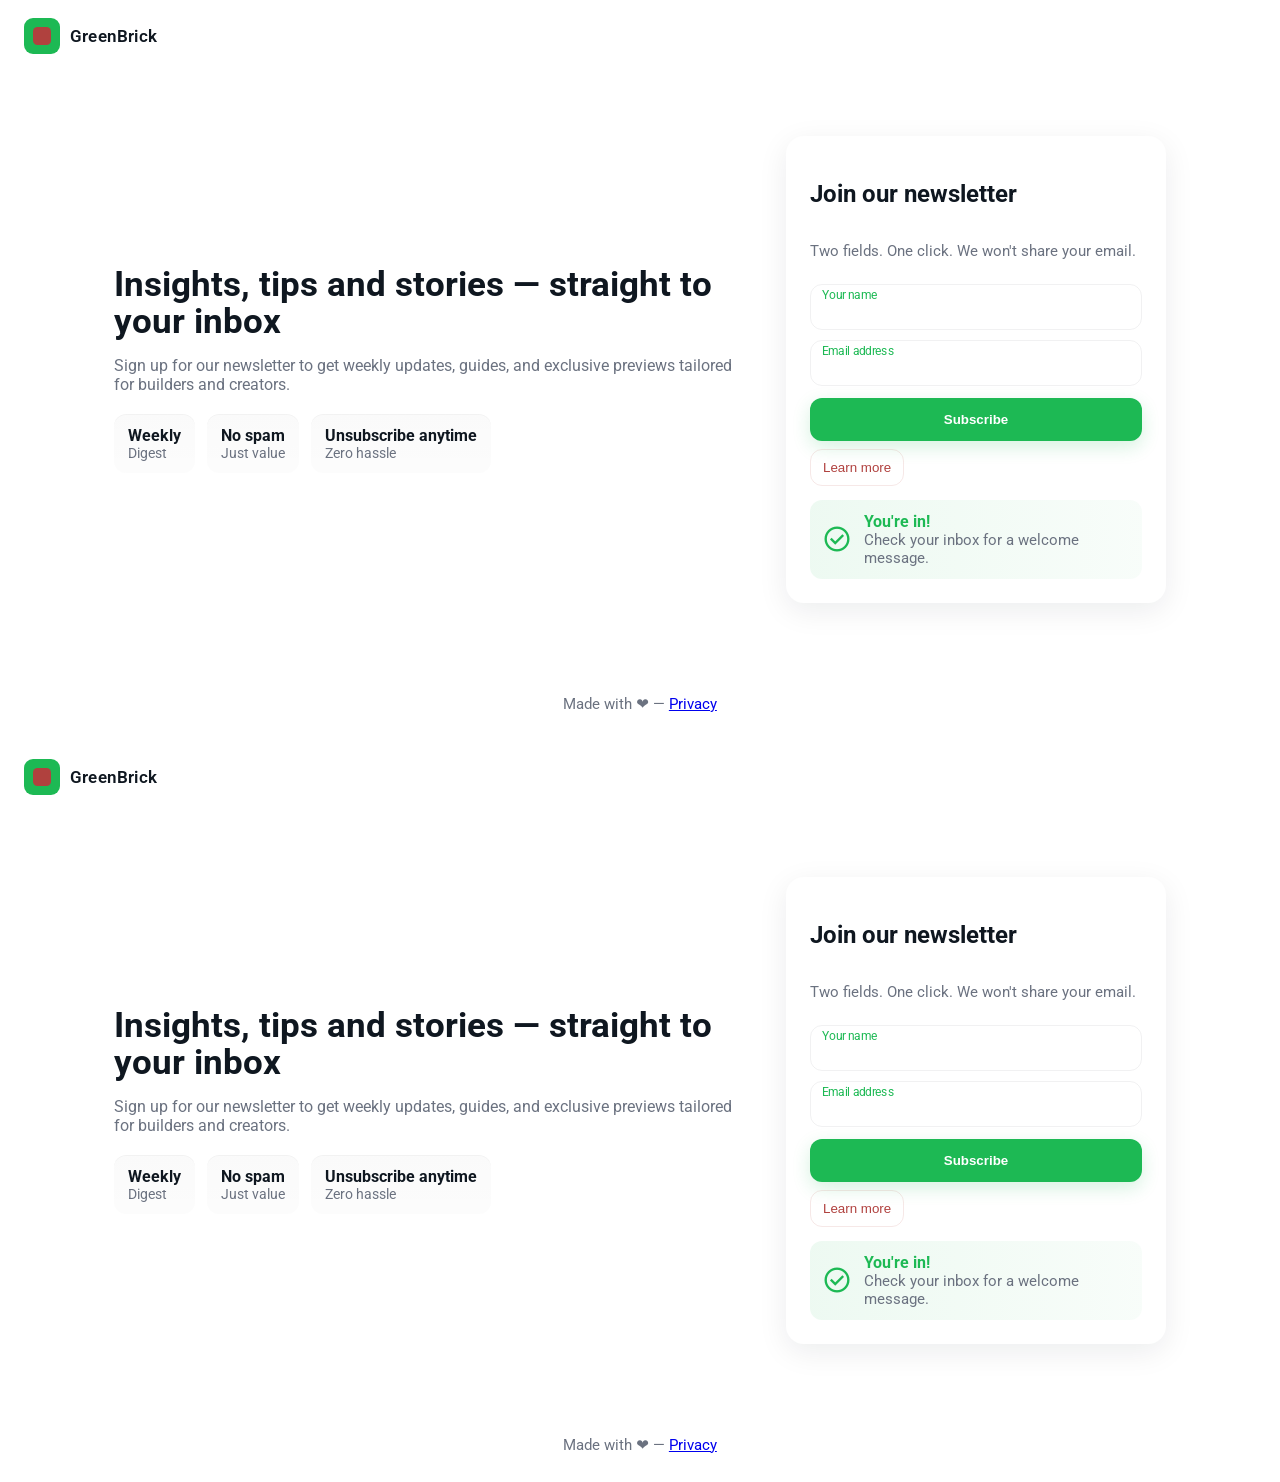
<file: landing-newsletter/index.html>
<!doctype html>
<html lang="en">
  <head>
    <meta charset="utf-8" />
    <meta name="viewport" content="width=device-width,initial-scale=1" />
    <title>Newsletter — Join Us</title>
    <link href="https://fonts.googleapis.com/css2?family=Roboto:wght@300;400;500;700&display=swap" rel="stylesheet">
    <link href="https://fonts.googleapis.com/css2?family=Material+Symbols+Outlined" rel="stylesheet">
    <link rel="stylesheet" href="styles.css">
  </head>
  <body>
    <header class="topbar">
      <a class="brand" href="#">
        <svg width="36" height="36" viewBox="0 0 24 24" aria-hidden="true" focusable="false">
          <rect x="0" y="0" width="24" height="24" rx="6" fill="#1DB954"></rect>
          <rect x="6" y="6" width="12" height="12" rx="3" fill="#B0413E"></rect>
        </svg>
        <span class="brand-name">GreenBrick</span>
      </a>
    </header>

    <main class="container">
      <section class="hero">
        <div class="hero-left">
          <h1>Insights, tips and stories — straight to your inbox</h1>
          <p class="lead">Sign up for our newsletter to get weekly updates, guides, and exclusive previews tailored for builders and creators.</p>
          <div class="kpis">
            <div class="kpi">
              <div class="kpi-value">Weekly</div>
              <div class="kpi-label">Digest</div>
            </div>
            <div class="kpi">
              <div class="kpi-value">No spam</div>
              <div class="kpi-label">Just value</div>
            </div>
            <div class="kpi">
              <div class="kpi-value">Unsubscribe anytime</div>
              <div class="kpi-label">Zero hassle</div>
            </div>
          </div>
        </div>

        <aside class="signup-card" aria-labelledby="signup-title">
          <h2 id="signup-title">Join our newsletter</h2>
          <p class="small">Two fields. One click. We won't share your email.</p>

          <form id="signup-form" novalidate>
            <label class="field">
              <input type="text" name="name" id="name" required autocomplete="name" />
              <span class="label">Your name</span>
            </label>

            <label class="field">
              <input type="email" name="email" id="email" required autocomplete="email" />
              <span class="label">Email address</span>
            </label>

            <button type="submit" class="btn-primary">Subscribe</button>
            <button type="button" class="btn-secondary" id="demo-secondary">Learn more</button>
          </form>

          <div id="success" class="success" hidden>
            <span class="material-symbols-outlined">check_circle</span>
            <div>
              <strong>You're in!</strong>
              <div class="muted">Check your inbox for a welcome message.</div>
            </div>
          </div>
        </aside>
      </section>
    </main>

    <footer class="footer">
      <div>Made with <span class="heart">❤</span> — <a href="#">Privacy</a></div>
    </footer>

    <script>
      (function(){
        const form = document.getElementById('signup-form');
        const success = document.getElementById('success');
        const nameInput = document.getElementById('name');
        const emailInput = document.getElementById('email');

        function validateEmail(email){
          return /^[^\s@]+@[^\s@]+\.[^\s@]+$/.test(email);
        }

        form.addEventListener('submit', (e)=>{
          e.preventDefault();
          const name = nameInput.value.trim();
          const email = emailInput.value.trim();
          if(!name){
            nameInput.focus();
            nameInput.setAttribute('aria-invalid','true');
            return;
          }
          if(!validateEmail(email)){
            emailInput.focus();
            emailInput.setAttribute('aria-invalid','true');
            return;
          }

          form.reset();
          form.style.display = 'none';
          success.hidden = false;
        });

        // Secondary button demo behaviour
        document.getElementById('demo-secondary').addEventListener('click', ()=>{
          alert('This is a demo landing page for show-and-tell.');
        });
      })();
    </script>
  </body>
</html>
<!doctype html>
<html lang="en">
  <head>
    <meta charset="utf-8" />
    <meta name="viewport" content="width=device-width,initial-scale=1" />
    <title>Newsletter — Join Us</title>
    <link href="https://fonts.googleapis.com/css2?family=Roboto:wght@300;400;500;700&display=swap" rel="stylesheet">
    <link href="https://fonts.googleapis.com/css2?family=Material+Symbols+Outlined" rel="stylesheet">
    <link rel="stylesheet" href="styles.css">
  </head>
  <body>
    <header class="topbar">
      <a class="brand" href="#">
        <svg width="36" height="36" viewBox="0 0 24 24" aria-hidden="true" focusable="false">
          <rect x="0" y="0" width="24" height="24" rx="6" fill="#1DB954"></rect>
          <rect x="6" y="6" width="12" height="12" rx="3" fill="#B0413E"></rect>
        </svg>
        <span class="brand-name">GreenBrick</span>
      </a>
    </header>

    <main class="container">
      <section class="hero">
        <div class="hero-left">
          <h1>Insights, tips and stories — straight to your inbox</h1>
          <p class="lead">Sign up for our newsletter to get weekly updates, guides, and exclusive previews tailored for builders and creators.</p>
          <div class="kpis">
            <div class="kpi">
              <div class="kpi-value">Weekly</div>
              <div class="kpi-label">Digest</div>
            </div>
            <div class="kpi">
              <div class="kpi-value">No spam</div>
              <div class="kpi-label">Just value</div>
            </div>
            <div class="kpi">
              <div class="kpi-value">Unsubscribe anytime</div>
              <div class="kpi-label">Zero hassle</div>
            </div>
          </div>
        </div>

        <aside class="signup-card" aria-labelledby="signup-title">
          <h2 id="signup-title">Join our newsletter</h2>
          <p class="small">Two fields. One click. We won't share your email.</p>

          <form id="signup-form" novalidate>
            <label class="field">
              <input type="text" name="name" id="name" required autocomplete="name" />
              <span class="label">Your name</span>
            </label>

            <label class="field">
              <input type="email" name="email" id="email" required autocomplete="email" />
              <span class="label">Email address</span>
            </label>

            <button type="submit" class="btn-primary">Subscribe</button>
            <button type="button" class="btn-secondary" id="demo-secondary">Learn more</button>
          </form>

          <div id="success" class="success" hidden>
            <span class="material-symbols-outlined">check_circle</span>
            <div>
              <strong>You're in!</strong>
              <div class="muted">Check your inbox for a welcome message.</div>
            </div>
          </div>
        </aside>
      </section>
    </main>

    <footer class="footer">
      <div>Made with <span class="heart">❤</span> — <a href="#">Privacy</a></div>
    </footer>

    <script>
      (function(){
        const form = document.getElementById('signup-form');
        const success = document.getElementById('success');
        const nameInput = document.getElementById('name');
        const emailInput = document.getElementById('email');

        function validateEmail(email){
          return /^[^\s@]+@[^\s@]+\.[^\s@]+$/.test(email);
        }

        form.addEventListener('submit', (e)=>{
          e.preventDefault();
          const name = nameInput.value.trim();
          const email = emailInput.value.trim();
          if(!name){
            nameInput.focus();
            nameInput.setAttribute('aria-invalid','true');
            return;
          }
          if(!validateEmail(email)){
            emailInput.focus();
            emailInput.setAttribute('aria-invalid','true');
            return;
          }

          form.reset();
          form.style.display = 'none';
          success.hidden = false;
        });

        // Secondary button demo behaviour
        document.getElementById('demo-secondary').addEventListener('click', ()=>{
          alert('This is a demo landing page for show-and-tell.');
        });
      })();
    </script>
  </body>
</html>
</file>
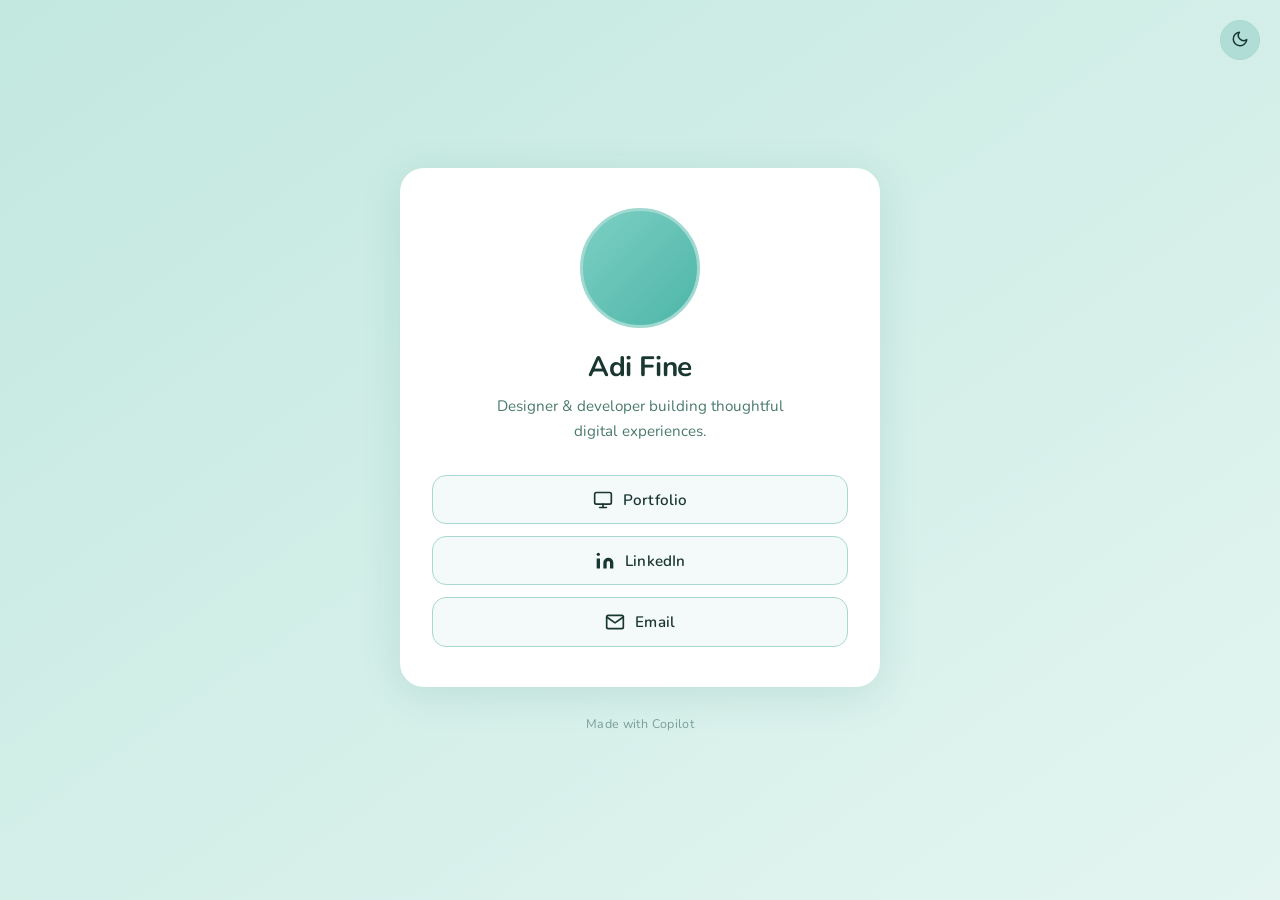
<file: lesson_5/index.html>
<!DOCTYPE html>
<html lang="en" data-theme="light">
<head>
  <meta charset="UTF-8" />
  <meta name="viewport" content="width=device-width, initial-scale=1.0" />
  <title>Adi Fine – Links</title>
  <link rel="preconnect" href="https://fonts.googleapis.com" />
  <link rel="preconnect" href="https://fonts.gstatic.com" crossorigin />
  <link href="https://fonts.googleapis.com/css2?family=Nunito:wght@400;600;700&display=swap" rel="stylesheet" />
  <link rel="stylesheet" href="styles.css" />
</head>
<body>
  <button class="theme-toggle" id="themeToggle" aria-label="Toggle light/dark mode">
    <span class="icon-sun">
      <svg width="18" height="18" viewBox="0 0 24 24" fill="none" stroke="currentColor" stroke-width="2" stroke-linecap="round" stroke-linejoin="round" aria-hidden="true">
        <circle cx="12" cy="12" r="5"/>
        <line x1="12" y1="1" x2="12" y2="3"/>
        <line x1="12" y1="21" x2="12" y2="23"/>
        <line x1="4.22" y1="4.22" x2="5.64" y2="5.64"/>
        <line x1="18.36" y1="18.36" x2="19.78" y2="19.78"/>
        <line x1="1" y1="12" x2="3" y2="12"/>
        <line x1="21" y1="12" x2="23" y2="12"/>
        <line x1="4.22" y1="19.78" x2="5.64" y2="18.36"/>
        <line x1="18.36" y1="5.64" x2="19.78" y2="4.22"/>
      </svg>
    </span>
    <span class="icon-moon">
      <svg width="18" height="18" viewBox="0 0 24 24" fill="none" stroke="currentColor" stroke-width="2" stroke-linecap="round" stroke-linejoin="round" aria-hidden="true">
        <path d="M21 12.79A9 9 0 1 1 11.21 3 7 7 0 0 0 21 12.79z"/>
      </svg>
    </span>
  </button>

  <main>
    <div class="card">
      <div class="avatar" role="img" aria-label="Profile photo placeholder"></div>
      <h1>Adi Fine</h1>
      <p class="bio">Designer &amp; developer building thoughtful digital experiences.</p>

      <nav class="links" aria-label="Social links">
        <a href="https://protegen-projects.vercel.app/" class="link-btn" target="_blank" rel="noopener noreferrer">
          <span class="btn-icon" aria-hidden="true">
            <svg width="20" height="20" viewBox="0 0 24 24" fill="none" stroke="currentColor" stroke-width="2" stroke-linecap="round" stroke-linejoin="round">
              <rect x="2" y="3" width="20" height="14" rx="2"/>
              <line x1="8" y1="21" x2="16" y2="21"/>
              <line x1="12" y1="17" x2="12" y2="21"/>
            </svg>
          </span>
          Portfolio
        </a>

        <a href="https://www.linkedin.com/in/adi-fine/" class="link-btn" target="_blank" rel="noopener noreferrer">
          <span class="btn-icon" aria-hidden="true">
            <svg width="20" height="20" viewBox="0 0 24 24" fill="currentColor">
              <path d="M16 8a6 6 0 0 1 6 6v7h-4v-7a2 2 0 0 0-2-2 2 2 0 0 0-2 2v7h-4v-7a6 6 0 0 1 6-6z"/>
              <rect x="2" y="9" width="4" height="12"/>
              <circle cx="4" cy="4" r="2"/>
            </svg>
          </span>
          LinkedIn
        </a>

        <a href="mailto:adidfine@gmail.com" class="link-btn">
          <span class="btn-icon" aria-hidden="true">
            <svg width="20" height="20" viewBox="0 0 24 24" fill="none" stroke="currentColor" stroke-width="2" stroke-linecap="round" stroke-linejoin="round">
              <path d="M4 4h16c1.1 0 2 .9 2 2v12c0 1.1-.9 2-2 2H4c-1.1 0-2-.9-2-2V6c0-1.1.9-2 2-2z"/>
              <polyline points="22,6 12,13 2,6"/>
            </svg>
          </span>
          Email
        </a>
      </nav>
    </div>
  </main>

  <footer>
    <p>Made with Copilot</p>
  </footer>

  <script src="app.js"></script>
</body>
</html>
</file>
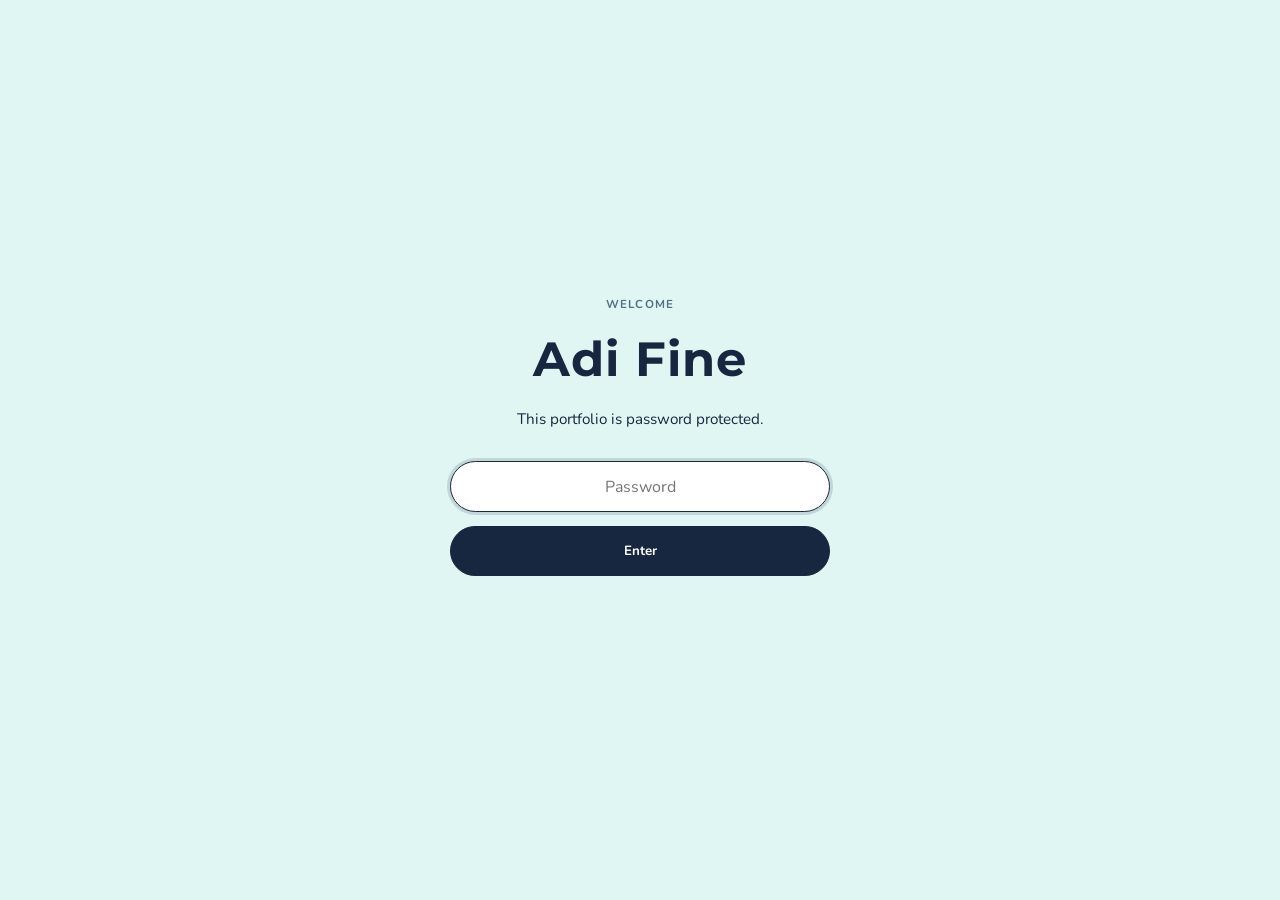
<file: personal-website/index.html>
<!DOCTYPE html>
<html lang="en">
<head>
  <meta charset="UTF-8">
  <meta name="viewport" content="width=device-width, initial-scale=1.0">
  <title>Adi - Designer</title>
  <link rel="preconnect" href="https://fonts.googleapis.com">
  <link rel="preconnect" href="https://fonts.gstatic.com" crossorigin>
  <link rel="stylesheet" href="css/styles.css">
  <script src="js/auth.js"></script>
</head>
<body>
  <nav>
    <a href="index.html" class="logo" aria-label="Adi Fine home">
      <img src="images/Adi-Fine-Logo.webp" alt="Adi Fine logo">
    </a>
    <ul>
      <li><a href="pages/about.html">About</a></li>
      <li><a href="pages/work.html">Work</a></li>
      <li><a href="pages/contact.html">Contact</a></li>
    </ul>
  </nav>

  <section class="hero" id="home">
    <canvas id="dandelion-canvas"></canvas>
    <div class="hero-content">
      <div class="hero-copy">
        <h1>Adi Fine</h1>
        <p>User experience designer dedicated to creating useful and enjoyable environments, both in the digital and built worlds.</p>
        <div class="cta-buttons">
          <a href="pages/work.html" class="btn btn-primary">View My Work</a>
          <a href="pages/contact.html" class="btn btn-secondary">Get in Touch</a>
        </div>
      </div>
      <div class="hero-weather">
        <section class="weather-card is-loading" id="weather-card" aria-live="polite">
          <div class="weather-card-header">
            <span class="weather-card-label">Current Weather</span>
            <h2 id="weather-location">Your location</h2>
          </div>
          <div class="weather-temp">
            <strong id="weather-temperature">--&deg;F</strong>
          </div>
          <p class="weather-condition"><span class="weather-emoji" id="weather-emoji" aria-hidden="true">&#x231B;</span><span id="weather-condition">Loading current conditions...</span></p>
          <p class="weather-meta" id="weather-meta"></p>
          <p class="weather-status" id="weather-status"></p>
        </section>
      </div>
    </div>
  </section>

  <footer>
    <p>&copy; 2026 Adi. All rights reserved.</p>
  </footer>

  <script src="js/app.js" defer></script>
</body>
</html>
</file>
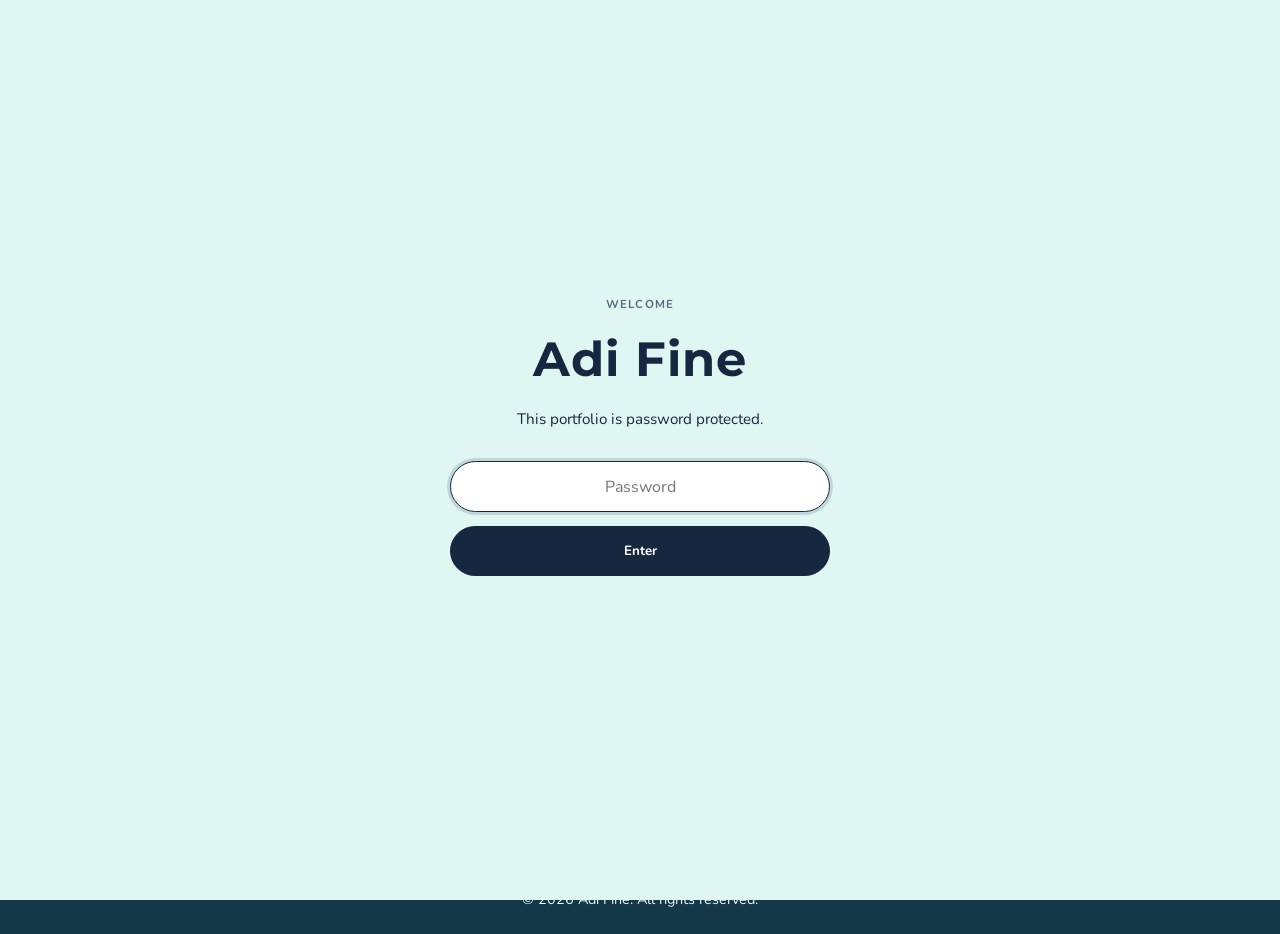
<file: personal-website/pages/about.html>
<!DOCTYPE html>
<html lang="en">
<head>
  <meta charset="UTF-8">
  <meta name="viewport" content="width=device-width, initial-scale=1.0">
  <title>About - Adi Fine</title>
  <link rel="stylesheet" href="../css/styles.css">
  <script src="../js/auth.js"></script>
</head>
<body>
  <nav>
    <a href="../index.html" class="logo" aria-label="Adi Fine home">
      <img src="../images/Adi-Fine-Logo.webp" alt="Adi Fine logo">
    </a>
    <ul>
      <li><a href="about.html">About</a></li>
      <li><a href="work.html">Work</a></li>
      <li><a href="contact.html">Contact</a></li>
    </ul>
  </nav>

  <section class="page-block sea-foam-block about-page-block" id="about">
    <div class="content-wrap">
      <div class="about-content about-page-layout">
        <div class="profile-wrap">
          <img src="../images/adi-profile.jpg" alt="Portrait of Adi Fine" class="profile-image">
          <p class="profile-note">Designer. Listener. Crafter.</p>
        </div>
        <div class="about-text about-page-copy">
          <h3>Hi, I'm Adi (uh-DEE)</h3>
          <p>I'm a user experience designer dedicated to solving complex challenges with a human-centered approach, both in the digital and built worlds. I have a background in civil engineering, working on large infrastructure projects with a cross-functional team. I then moved to UX, consulting for start-ups to large enterprise companies across multiple industries. I center my attention on user needs, transforming validated insights and creative ideas into detailed strategy and designs.</p>
          <p>Fact about me: I love water. It's such an interesting and complex element and is what led me to civil engineering. The concept that it is essential to life, yet can be so destructive; from clean drinking water to powerful storms, the ability to take the shape of whatever container it is in, to the idea of renewal. I hope to bring water properties such as fluidity, flexibility, and clarity to UX projects.</p>
          <p>Other random things: I love hiking and stand-up paddleboarding, crocheting, and creating on the pottery wheel.</p>
        </div>
      </div>
      <div class="about-text" style="margin-top: 2rem;">
        <h3>My Expertise</h3>
        <div class="skills">
          <span class="skill-tag">UI Design</span>
          <span class="skill-tag">UX Design</span>
          <span class="skill-tag">Visual Design</span>
          <span class="skill-tag">Service Design</span>
          <span class="skill-tag">Interaction Design</span>
          <span class="skill-tag">Prototyping</span>
          <span class="skill-tag">Facilitating Workshops</span>
        </div>
        <h3 style="margin-top: 2rem;">Tools I Use</h3>
        <div class="skills">
          <span class="skill-tag">Figma</span>
          <span class="skill-tag">Sketch</span>
          <span class="skill-tag">Claude</span>
          <span class="skill-tag">Figma Make</span>
        </div>
      </div>
    </div>
  </section>

  <footer>
    <p>&copy; 2026 Adi Fine. All rights reserved.</p>
  </footer>
</body>
</html>
</file>
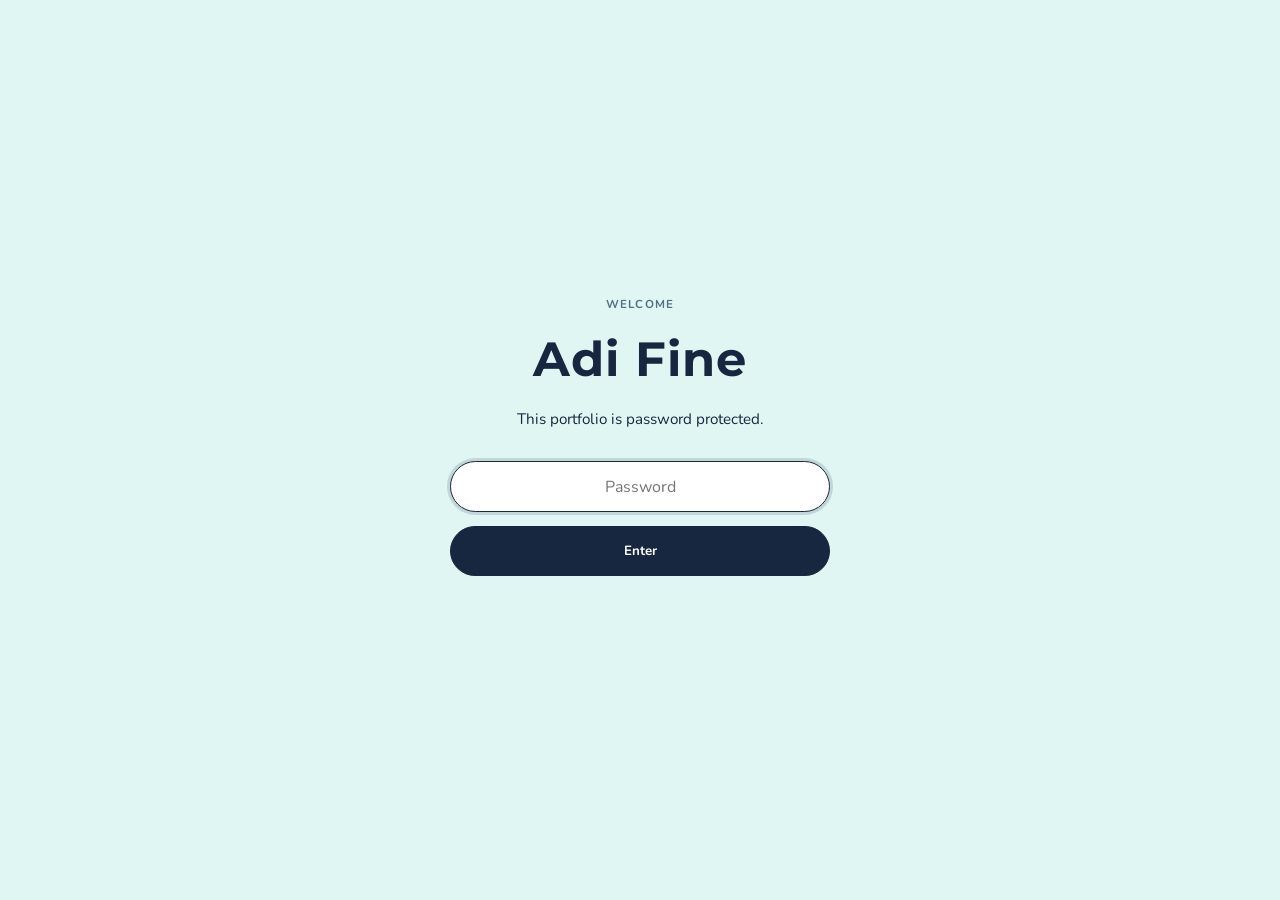
<file: personal-website/pages/contact.html>
<!DOCTYPE html>
<html lang="en">
<head>
  <meta charset="UTF-8">
  <meta name="viewport" content="width=device-width, initial-scale=1.0">
  <title>Contact - Adi Fine</title>
  <link rel="stylesheet" href="../css/styles.css">
  <script src="../js/auth.js"></script>
  <style>
    .contact-icons {
      display: flex;
      justify-content: center;
      gap: 1.5rem;
      flex-wrap: wrap;
      margin: 2rem 0 2.4rem;
    }

    .contact-icon-card {
      display: flex;
      flex-direction: column;
      align-items: center;
      gap: 0.75rem;
      text-decoration: none;
      padding: 2rem 2.8rem;
      background: rgba(255, 255, 255, 0.65);
      border: 1px solid rgba(21, 94, 117, 0.1);
      border-radius: 20px;
      min-width: 190px;
      transition: transform 0.2s ease, background 0.2s ease;
    }

    .contact-icon-card:hover {
      transform: translateY(-3px);
      background: rgba(255, 255, 255, 0.9);
    }

    .icon-circle {
      width: 68px;
      height: 68px;
      border-radius: 50%;
      background: rgba(14, 165, 183, 0.12);
      display: flex;
      align-items: center;
      justify-content: center;
      color: var(--ocean-deep);
    }

    .icon-circle svg {
      width: 30px;
      height: 30px;
    }

    .icon-label {
      font-family: 'Fraunces', serif;
      font-size: 1.05rem;
      color: var(--ocean-deep);
      font-weight: 700;
    }

    .icon-value {
      font-size: 0.88rem;
      color: var(--muted);
    }
  </style>
</head>
<body>
  <nav>
    <a href="../index.html" class="logo" aria-label="Adi Fine home">
      <img src="../images/Adi-Fine-Logo.webp" alt="Adi Fine logo">
    </a>
    <ul>
      <li><a href="about.html">About</a></li>
      <li><a href="work.html">Work</a></li>
      <li><a href="contact.html">Contact</a></li>
    </ul>
  </nav>

  <section class="page-block sunset-block contact" id="contact">
    <div class="content-wrap">
      <h2>Let's Connect</h2>
      <p>I'd love to hear about your project, team, or collaboration idea.<br>Reach out and I'll get back to you soon.</p>

      <div class="contact-icons">
        <a class="contact-icon-card" href="mailto:hello@adi.design">
          <div class="icon-circle">
            <svg xmlns="http://www.w3.org/2000/svg" viewBox="0 0 24 24" fill="none" stroke="currentColor" stroke-width="1.8" stroke-linecap="round" stroke-linejoin="round">
              <rect x="2" y="4" width="20" height="16" rx="2"/>
              <path d="m22 7-8.97 5.7a1.94 1.94 0 0 1-2.06 0L2 7"/>
            </svg>
          </div>
          <span class="icon-label">Email</span>
          <span class="icon-value">hello@adi.design</span>
        </a>

        <a class="contact-icon-card" href="https://linkedin.com" target="_blank" rel="noopener noreferrer">
          <div class="icon-circle">
            <svg xmlns="http://www.w3.org/2000/svg" viewBox="0 0 24 24" fill="currentColor">
              <path d="M16 8a6 6 0 0 1 6 6v7h-4v-7a2 2 0 0 0-2-2 2 2 0 0 0-2 2v7h-4v-7a6 6 0 0 1 6-6z"/>
              <rect x="2" y="9" width="4" height="12"/>
              <circle cx="4" cy="4" r="2"/>
            </svg>
          </div>
          <span class="icon-label">LinkedIn</span>
          <span class="icon-value">View Profile</span>
        </a>
      </div>

      <div class="button-row">
        <a class="btn btn-primary" href="mailto:hello@adi.design">Contact Me</a>
        <a class="btn resume-btn" href="resume.html">View My Resume</a>
      </div>
    </div>
  </section>

  <footer>
    <p>&copy; 2026 Adi Fine. All rights reserved.</p>
  </footer>
</body>
</html>
</file>
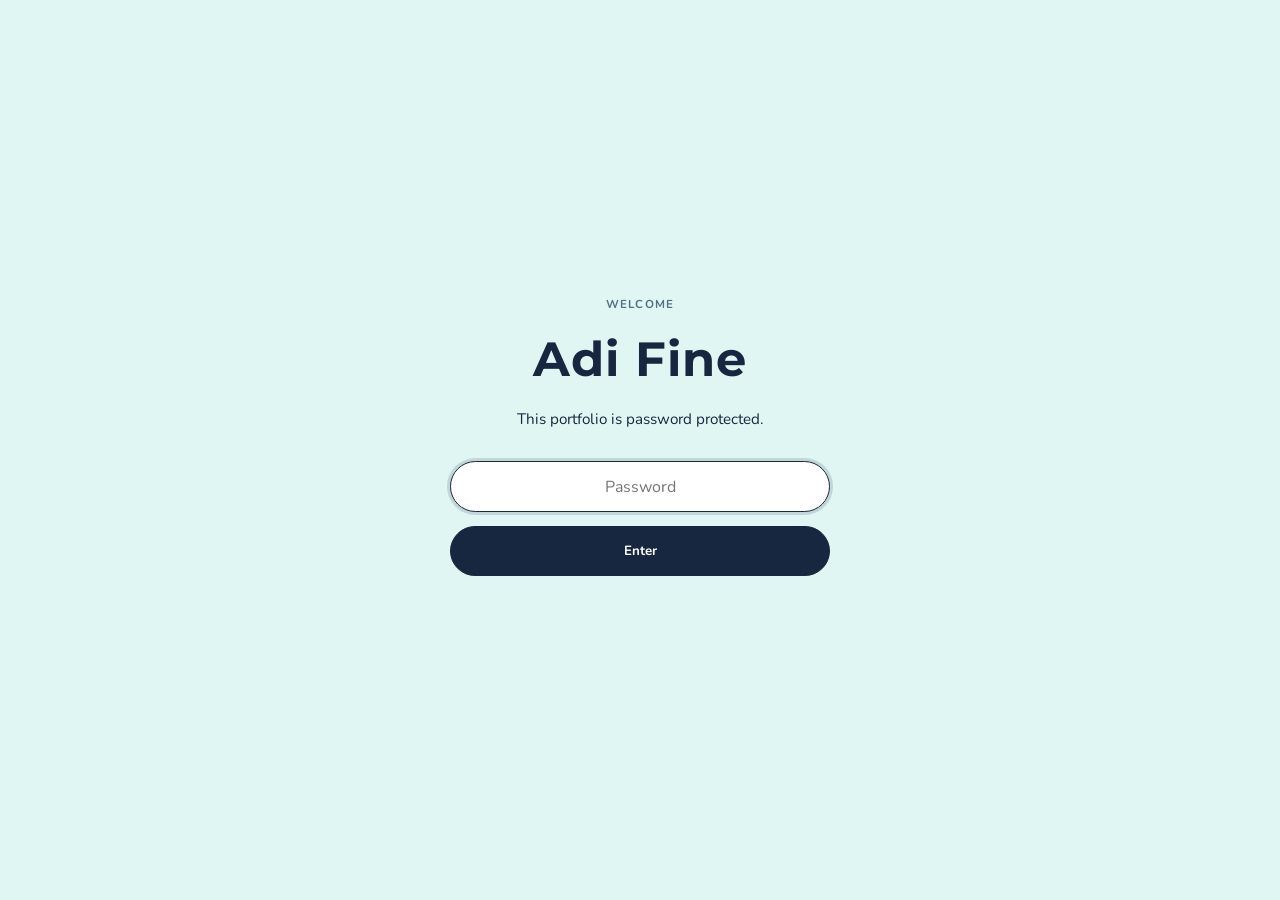
<file: personal-website/pages/resume.html>
<!DOCTYPE html>
<html lang="en">
<head>
  <meta charset="UTF-8">
  <meta name="viewport" content="width=device-width, initial-scale=1.0">
  <title>Resume - Adi Designer</title>
  <link rel="stylesheet" href="../css/styles.css">
  <script src="../js/auth.js"></script>
</head>
<body>
  <nav>
    <a href="../index.html" class="logo" aria-label="Adi Fine home">
      <img src="../images/Adi-Fine-Logo.webp" alt="Adi Fine logo">
    </a>
    <ul>
      <li><a href="about.html">About</a></li>
      <li><a href="work.html">Work</a></li>
      <li><a href="contact.html">Contact</a></li>
    </ul>
  </nav>

  <section class="page-block beach-block">
    <div class="content-wrap">
      <h2>Resume</h2>
      <div class="about-text">
        <h3>Adi - Product Designer</h3>
        <p>Email: hello@adi.design</p>
        <p>Location: Available for remote and in-person collaborations</p>

        <h3 style="margin-top: 2rem;">Experience Highlights</h3>
        <p>Designed end-to-end product experiences for SaaS, e-commerce, and mobile products with a focus on clarity, usability, and visual sophistication.</p>
        <p>Built and maintained design systems that accelerated team delivery and improved product consistency.</p>

        <h3 style="margin-top: 2rem;">Core Skills</h3>
        <div class="skills">
          <span class="skill-tag">Product Design</span>
          <span class="skill-tag">UI/UX</span>
          <span class="skill-tag">Design Systems</span>
          <span class="skill-tag">Prototyping</span>
          <span class="skill-tag">Branding</span>
        </div>
      </div>
    </div>
  </section>

  <footer>
    <p>&copy; 2026 Adi Fine. All rights reserved.</p>
  </footer>
</body>
</html>
</file>
<file: landing-newsletter/styles.css>
:root{
  --bg: #ffffff;
  --primary: #1DB954;
  --primary-600: #17a34b;
  --secondary: #B0413E;
  --on-surface: #0f1720;
  --muted: #6b7280;
  --radius: 18px;
}

*{box-sizing:border-box}
html,body{height:100%}
body{
  margin:0;
  font-family:"Roboto",system-ui,-apple-system,Segoe UI,Roboto,Helvetica,Arial,sans-serif;
  background:var(--bg);
  color:var(--on-surface);
  -webkit-font-smoothing:antialiased;
  -moz-osx-font-smoothing:grayscale;
}

.topbar{
  display:flex;
  align-items:center;
  padding:18px 24px;
}
.brand{display:flex;align-items:center;gap:10px;text-decoration:none;color:inherit}
.brand-name{font-weight:600;font-size:1.05rem;letter-spacing:0.2px}

.container{max-width:1100px;margin:40px auto;padding:24px}

.hero{display:grid;grid-template-columns:1fr 380px;gap:32px;align-items:center}
.hero-left h1{font-size:2.2rem;margin:0 0 12px;line-height:1.05}
.lead{color:var(--muted);margin-bottom:20px}

.kpis{display:flex;gap:12px;margin-top:20px}
.kpi{background:linear-gradient(180deg, rgba(0,0,0,0.02), rgba(0,0,0,0.01));padding:12px 14px;border-radius:12px;box-shadow:0 1px 0 rgba(0,0,0,0.03) inset}
.kpi-value{font-weight:700}
.kpi-label{font-size:0.85rem;color:var(--muted)}

.signup-card{
  background:var(--bg);
  border-radius:var(--radius);
  padding:24px;
  box-shadow:0 8px 30px rgba(17,24,39,0.08);
  display:flex;
  flex-direction:column;
  gap:14px;
}

.small{color:var(--muted);font-size:0.95rem;margin:0}

.field{position:relative;display:block;margin-top:10px}
.field input{
  width:100%;
  padding:16px 12px 10px;
  border-radius:12px;
  border:1px solid rgba(16,24,40,0.06);
  outline:none;
  font-size:1rem;
  transition:box-shadow .18s,border-color .18s;
  background:transparent;
}
.field .label{position:absolute;left:12px;top:14px;font-size:0.9rem;color:var(--muted);transform-origin:left top;transition:transform .18s,font-size .18s;pointer-events:none}
.field input:focus + .label, .field input:not(:placeholder-shown) + .label{transform:translateY(-10px) scale(.9);font-size:0.8rem;color:var(--primary)}
.field input:focus{border-color:var(--primary);box-shadow:0 6px 20px rgba(29,185,84,0.12)}

.btn-primary{
  margin-top:12px;width:100%;padding:14px;background:var(--primary);color:white;border:none;border-radius:12px;font-weight:600;cursor:pointer;box-shadow:0 6px 18px rgba(29,185,84,0.18);transition:transform .12s ease,box-shadow .12s
}
.btn-primary:active{transform:translateY(1px)}

.btn-secondary{
  margin-top:8px;background:transparent;color:var(--secondary);border:1px solid rgba(176,65,62,0.12);padding:10px 12px;border-radius:12px;cursor:pointer
}

.success{display:flex;gap:12px;align-items:center;padding:12px;border-radius:12px;background:linear-gradient(90deg, rgba(29,185,84,0.08), rgba(29,185,84,0.03));color:var(--primary)}
.success .material-symbols-outlined{font-size:30px}
.muted{color:var(--muted);font-size:0.95rem}

.footer{text-align:center;padding:28px 12px;color:var(--muted);font-size:0.95rem}

@media (max-width:900px){
  .hero{grid-template-columns:1fr}
  .container{margin:24px auto}
  .signup-card{order:-1}
}
</file>
<file: lesson_5/styles.css>
/* ── Tokens ───────────────────────────────────────────── */
:root {
  /* Light mode – seafoam */
  --bg-start:       #c2e8df;
  --bg-end:         #e4f5f1;
  --card-bg:        #ffffff;
  --card-shadow:    0 8px 40px rgba(45, 130, 115, 0.14);
  --text-primary:   #1a3630;
  --text-secondary: #4a7a6e;
  --avatar-bg:      linear-gradient(135deg, #7dcfc3 0%, #4db6a8 100%);
  --avatar-ring:    #a0d9d0;
  --btn-bg:         #f4faf9;
  --btn-border:     #a8d8d0;
  --btn-text:       #1a3630;
  --btn-hover-bg:   #3a9e8e;
  --btn-hover-text: #ffffff;
  --btn-hover-shadow: 0 6px 20px rgba(58, 158, 142, 0.35);
  --toggle-bg:      #b0ddd6;
  --toggle-color:   #1a3630;
  --footer-color:   #7a9e97;
  --transition:     0.3s cubic-bezier(0.4, 0, 0.2, 1);
}

[data-theme="dark"] {
  /* Dark mode – deep navy */
  --bg-start:       #060d16;
  --bg-end:         #0f1e30;
  --card-bg:        #152236;
  --card-shadow:    0 8px 40px rgba(0, 0, 0, 0.45);
  --text-primary:   #e2f0ed;
  --text-secondary: #7eb8ae;
  --avatar-bg:      linear-gradient(135deg, #2a6e80 0%, #1a4e62 100%);
  --avatar-ring:    #2a5068;
  --btn-bg:         #1c3050;
  --btn-border:     #2c4a68;
  --btn-text:       #d0eae6;
  --btn-hover-bg:   #3a9e8e;
  --btn-hover-text: #ffffff;
  --btn-hover-shadow: 0 6px 20px rgba(58, 158, 142, 0.4);
  --toggle-bg:      #1e3a54;
  --toggle-color:   #d0eae6;
  --footer-color:   #4a7a6e;
}

/* ── Reset / Base ─────────────────────────────────────── */
*, *::before, *::after {
  box-sizing: border-box;
  margin: 0;
  padding: 0;
}

html {
  font-size: 16px;
}

body {
  font-family: 'Avenir', 'Nunito', 'Avenir Next', -apple-system, BlinkMacSystemFont, sans-serif;
  background: linear-gradient(145deg, var(--bg-start) 0%, var(--bg-end) 100%);
  min-height: 100dvh;
  display: flex;
  flex-direction: column;
  align-items: center;
  justify-content: center;
  padding: 2rem 1rem;
  transition: background var(--transition);
}

/* ── Theme toggle ─────────────────────────────────────── */
.theme-toggle {
  position: fixed;
  top: 1.25rem;
  right: 1.25rem;
  width: 2.5rem;
  height: 2.5rem;
  border-radius: 50%;
  border: 1.5px solid var(--btn-border);
  background: var(--toggle-bg);
  color: var(--toggle-color);
  cursor: pointer;
  display: flex;
  align-items: center;
  justify-content: center;
  transition: background var(--transition), border-color var(--transition), transform 0.2s ease;
  z-index: 100;
}

.theme-toggle:hover {
  transform: scale(1.1) rotate(15deg);
}

/* Show sun in dark mode, moon in light mode */
[data-theme="light"] .icon-sun  { display: none; }
[data-theme="dark"]  .icon-moon { display: none; }

/* ── Main / Card ──────────────────────────────────────── */
main {
  width: 100%;
  display: flex;
  justify-content: center;
}

.card {
  width: 100%;
  max-width: 480px;
  background: var(--card-bg);
  border-radius: 1.5rem;
  padding: 2.5rem 2rem;
  box-shadow: var(--card-shadow);
  display: flex;
  flex-direction: column;
  align-items: center;
  gap: 0;
  transition: background var(--transition), box-shadow var(--transition);
}

/* ── Avatar ───────────────────────────────────────────── */
.avatar {
  width: 120px;
  height: 120px;
  border-radius: 50%;
  background: var(--avatar-bg);
  border: 3px solid var(--avatar-ring);
  margin-bottom: 1.25rem;
  flex-shrink: 0;
  transition: border-color var(--transition);
}

/* ── Typography ───────────────────────────────────────── */
h1 {
  font-size: 1.75rem;
  font-weight: 700;
  color: var(--text-primary);
  letter-spacing: -0.02em;
  margin-bottom: 0.5rem;
  text-align: center;
  transition: color var(--transition);
}

.bio {
  font-size: 0.95rem;
  font-weight: 400;
  color: var(--text-secondary);
  text-align: center;
  line-height: 1.6;
  margin-bottom: 2rem;
  max-width: 320px;
  transition: color var(--transition);
}

/* ── Link buttons ─────────────────────────────────────── */
.links {
  width: 100%;
  display: flex;
  flex-direction: column;
  gap: 0.75rem;
}

.link-btn {
  display: flex;
  align-items: center;
  justify-content: center;
  gap: 0.65rem;
  width: 100%;
  padding: 0.85rem 1.25rem;
  border-radius: 0.875rem;
  border: 1.5px solid var(--btn-border);
  background: var(--btn-bg);
  color: var(--btn-text);
  font-family: inherit;
  font-size: 0.95rem;
  font-weight: 600;
  text-decoration: none;
  letter-spacing: 0.01em;
  cursor: pointer;
  transition:
    background var(--transition),
    color var(--transition),
    border-color var(--transition),
    box-shadow var(--transition),
    transform 0.2s ease;
}

.link-btn:hover,
.link-btn:focus-visible {
  background: var(--btn-hover-bg);
  color: var(--btn-hover-text);
  border-color: transparent;
  box-shadow: var(--btn-hover-shadow);
  transform: translateY(-2px);
  outline: none;
}

.link-btn:active {
  transform: translateY(0);
  box-shadow: none;
}

.btn-icon {
  display: flex;
  align-items: center;
  flex-shrink: 0;
}

/* ── Footer ───────────────────────────────────────────── */
footer {
  margin-top: 1.75rem;
  font-size: 0.78rem;
  color: var(--footer-color);
  letter-spacing: 0.03em;
  transition: color var(--transition);
}
</file>
<file: personal-website/css/styles.css>
@import url('https://fonts.googleapis.com/css2?family=Montserrat:wght@500;600;700&family=Nunito:wght@400;600;700&display=swap');

/* ─── Password gate ───────────────────────────────────── */
#auth-overlay {
  position: fixed;
  inset: 0;
  z-index: 9999;
  background: var(--sea-foam);
  display: flex;
  align-items: center;
  justify-content: center;
  padding: 2rem;
}

.auth-box {
  width: min(100%, 380px);
  text-align: center;
}

.auth-eyebrow {
  font-size: 0.72rem;
  font-weight: 700;
  letter-spacing: 0.1em;
  text-transform: uppercase;
  color: #53707f;
  margin-bottom: 0.4rem;
}

.auth-heading {
  font-family: 'Montserrat', sans-serif;
  font-size: clamp(2rem, 6vw, 3rem);
  color: var(--ocean-deep);
  margin-bottom: 0.5rem;
  letter-spacing: 0.02em;
}

.auth-sub {
  font-size: 0.95rem;
  color: var(--muted);
  margin-bottom: 1.8rem;
}

#auth-form {
  display: flex;
  flex-direction: column;
  gap: 0.85rem;
  align-items: center;
}

#auth-input {
  width: 100%;
  padding: 0.85rem 1.2rem;
  border: 1px solid #17273F;
  border-radius: 999px;
  font-family: 'Nunito', sans-serif;
  font-size: 1rem;
  color: var(--ink);
  background: #fff;
  outline: none;
  transition: box-shadow 0.2s ease;
  text-align: center;
}

#auth-input:focus {
  box-shadow: 0 0 0 3px rgba(23, 39, 63, 0.15);
}

.auth-btn {
  width: 100%;
}

.auth-error {
  margin-top: 0.8rem;
  font-size: 0.85rem;
  color: var(--coral);
  min-height: 1.2em;
}

* {
  margin: 0;
  padding: 0;
  box-sizing: border-box;
}

:root {
  --nav-offset: 104px;
  --ocean-deep: #17273F;
  --ocean: #17273F;
  --sea-foam: #dff6f3;
  --sand: #b7e4d4;
  --sunset: #f7a072;
  --coral: #e76f51;
  --shell: #fffdf8;
  --ink: #17273F;
  --muted: #17273F;
}

html {
  scroll-behavior: smooth;
}

body {
  font-family: 'Nunito', sans-serif;
  line-height: 1.65;
  color: var(--ink);
  background: var(--shell);
  overflow-x: hidden;
}

h1,
h2,
h3,
.logo {
  font-family: 'Montserrat', sans-serif;
  letter-spacing: 0.02em;
}

nav {
  position: fixed;
  top: 0;
  width: 100%;
  display: flex;
  justify-content: space-between;
  align-items: center;
  padding: 1.2rem 5%;
  background: rgba(255, 253, 248, 0.95);
  border-bottom: 1px solid rgba(21, 94, 117, 0.15);
  backdrop-filter: blur(8px);
  z-index: 1000;
}

body:has(.hero) nav,
body:has(.sea-foam-block) nav {
  background: var(--sea-foam);
}

body:has(.ocean-block) nav {
  background: #ebfbff;
}

body:has(.sunset-block) nav {
  background: #ffe7d6;
}

body:has(.beach-block) nav {
  background: var(--sand);
}

nav .logo {
  display: inline-flex;
  align-items: center;
  justify-content: center;
  min-height: 40px;
  color: var(--ocean-deep);
  text-decoration: none;
  flex-shrink: 0;
}

nav .logo img {
  display: block;
  width: auto;
  height: 44px;
}

nav ul {
  list-style: none;
  display: flex;
  gap: 2rem;
}

nav a {
  text-decoration: none;
  color: var(--ink);
  font-size: 0.98rem;
  font-weight: 700;
  transition: color 0.25s ease;
}

nav a:hover {
  color: var(--ocean-deep);
}

main,
section {
  width: 100%;
}

.hero {
  margin-top: 0;
  min-height: 88vh;
  display: grid;
  place-items: center;
  padding: calc(4rem + var(--nav-offset)) 5% 4rem;
  background: var(--sea-foam);
  position: relative;
  overflow: hidden;
}

.hero-content {
  width: min(1100px, 100%);
  display: grid;
  grid-template-columns: minmax(0, 1fr) minmax(220px, 0.34fr);
  gap: 2rem;
  align-items: center;
  animation: fadeInUp 0.9s ease-out;
  position: relative;
  z-index: 1;
}

.hero-copy {
  max-width: 620px;
  text-align: left;
}

#dandelion-canvas {
  position: absolute;
  inset: 0;
  width: 100%;
  height: 100%;
  pointer-events: none;
  z-index: 0;
}

.hero h1 {
  font-size: clamp(1.5rem, 4.5vw, 2.7rem);
  color: var(--ocean-deep);
  margin-bottom: 0.8rem;
}

.hero p {
  font-size: clamp(1.05rem, 2.2vw, 1.35rem);
  color: var(--muted);
  margin-bottom: 2rem;
}

.cta-buttons {
  display: flex;
  justify-content: flex-start;
  flex-wrap: wrap;
  gap: 1rem;
}

.btn {
  text-decoration: none;
  border: none;
  border-radius: 999px;
  padding: 0.95rem 2rem;
  font-family: 'Nunito', sans-serif;
  font-weight: 700;
  cursor: pointer;
  transition: transform 0.2s ease, background-color 0.2s ease;
}

.btn:hover {
  transform: translateY(-2px);
}

.btn-primary {
  background: #17273F;
  color: #ffffff;
  border: 1px solid #17273F;
}

.btn-primary:hover {
  background: #243654;
}

.btn-secondary {
  background: transparent;
  color: #17273F;
  border: 1px solid #17273F;
}

.btn-secondary:hover {
  background: rgba(23, 39, 63, 0.08);
}

.page-block {
  margin-top: 0;
  padding: 4.5rem 5%;
}

.about-page-block {
  padding-top: calc(4.5rem + 48px);
}

nav + section {
  margin-top: var(--nav-offset);
}

.beach-block {
  background: var(--sand);
}

.sea-foam-block {
  background: var(--sea-foam);
}

.ocean-block {
  background: linear-gradient(180deg, #ebfbff 0%, #d8f2f7 100%);
}

.sunset-block {
  background: linear-gradient(180deg, #ffe7d6 0%, #ffd3b8 100%);
}

.content-wrap {
  max-width: 1120px;
  margin: 0 auto;
}

section h2,
.page-block h2 {
  text-align: center;
  font-size: clamp(2rem, 5vw, 3rem);
  margin-bottom: 2.2rem;
  color: var(--ocean-deep);
}

.about-content {
  display: grid;
  grid-template-columns: 330px 1fr;
  gap: 3rem;
  align-items: start;
}

.about-page-layout {
  grid-template-columns: minmax(0, 1fr) 330px;
}

.profile-wrap {
  text-align: center;
}

.about-page-layout .profile-wrap {
  order: 2;
}

.about-page-copy {
  text-align: left;
}

.profile-image {
  width: 260px;
  height: 260px;
  border-radius: 50%;
  object-fit: cover;
  object-position: center;
  border: 8px solid #ffffff;
}

.profile-note {
  margin-top: 1rem;
  font-size: 0.95rem;
  color: var(--muted);
}

.about-text h3 {
  font-size: 1.7rem;
  color: var(--ocean-deep);
  margin-bottom: 1rem;
}

.about-text p {
  color: var(--ink);
  margin-bottom: 1.1rem;
}

.skills {
  display: flex;
  flex-wrap: wrap;
  gap: 0.7rem;
  margin-top: 0.9rem;
}

.skill-tag {
  background: #ffffff;
  border: 1px solid rgba(21, 94, 117, 0.2);
  border-radius: 999px;
  padding: 0.5rem 1rem;
  font-size: 0.9rem;
  font-weight: 700;
  color: var(--ocean-deep);
}

.portfolio-grid {
  display: grid;
  grid-template-columns: repeat(2, 1fr);
  gap: 2rem;
}

.portfolio-item {
  background: transparent;
  border: none;
  border-radius: 0;
  overflow: visible;
  transition: transform 0.25s ease;
  display: flex;
  flex-direction: column;
}

.portfolio-item:hover {
  transform: translateY(-4px);
}

.portfolio-image {
  width: 100%;
  height: 320px;
  object-fit: cover;
  border-radius: 18px;
  border: 1px solid rgba(23, 39, 63, 0.1);
}

.portfolio-item-content {
  padding: 1.2rem 0 0;
  display: flex;
  flex-direction: column;
  flex: 1;
}

.portfolio-item h3 {
  font-size: 1.35rem;
  margin-bottom: 0.6rem;
  color: var(--ocean-deep);
}

.portfolio-item p {
  font-size: 0.95rem;
  color: var(--ink);
  flex: 1;
}

.portfolio-item-tag {
  display: inline-block;
  margin-top: 1rem;
  font-size: 0.88rem;
  font-weight: 700;
  background: transparent;
  color: var(--ocean-deep);
  border: 2px solid var(--ocean);
  border-radius: 999px;
  padding: 0.5rem 1.2rem;
  text-decoration: none;
  align-self: flex-start;
  transition: background 0.2s ease, color 0.2s ease;
}

.portfolio-item-tag:hover {
  background: var(--ocean);
  color: #ffffff;
}

.contact {
  text-align: center;
  color: #23414f;
}

.contact p {
  max-width: 700px;
  margin: 0 auto 1.5rem;
  color: #345666;
}

.contact-info {
  display: flex;
  justify-content: center;
  flex-wrap: wrap;
  gap: 1rem;
  margin-bottom: 2rem;
}

.contact-item {
  background: rgba(255, 255, 255, 0.75);
  border: 1px solid rgba(21, 94, 117, 0.14);
  border-radius: 12px;
  padding: 1rem 1.2rem;
  min-width: 210px;
}

.contact-item h3 {
  font-size: 0.82rem;
  color: #4d6a79;
  margin-bottom: 0.35rem;
  text-transform: uppercase;
  letter-spacing: 0.08em;
}

.contact-item a {
  color: var(--ocean-deep);
  text-decoration: none;
  font-weight: 700;
}

.button-row {
  display: flex;
  justify-content: center;
  gap: 0.9rem;
  flex-wrap: wrap;
  margin-top: 1.2rem;
}

.resume-btn {
  background: var(--coral);
  color: #fff;
}

.resume-btn:hover {
  background: #d45d3e;
}

footer {
  background: #143847;
  color: #edf5f7;
  text-align: center;
  padding: 1.4rem;
  font-size: 0.9rem;
}

@keyframes fadeInUp {
  from {
    opacity: 0;
    transform: translateY(28px);
  }
  to {
    opacity: 1;
    transform: translateY(0);
  }
}

@media (max-width: 900px) {
  .about-content {
    grid-template-columns: 1fr;
    justify-items: center;
  }

  .about-page-layout .profile-wrap {
    order: 0;
  }

  .about-text {
    width: min(760px, 100%);
  }
}

@media (max-width: 760px) {
  :root {
    --nav-offset: 136px;
  }

  nav {
    flex-direction: column;
    gap: 0.7rem;
    padding-top: 1rem;
    padding-bottom: 1rem;
  }

  nav ul {
    gap: 1rem;
  }

  .hero {
    min-height: auto;
    padding: calc(5rem + var(--nav-offset)) 5% 4rem;
  }

  .hero-content {
    grid-template-columns: 1fr;
    gap: 1.5rem;
  }

  .page-block {
    margin-top: 0;
    padding: 3.2rem 5%;
  }

  nav + section {
    margin-top: var(--nav-offset);
  }

  .portfolio-grid {
    grid-template-columns: 1fr;
  }

  .profile-image {
    width: 220px;
    height: 220px;
  }
}

/* ─── Weather widget ──────────────────────────────────── */
.weather-card {
  width: min(100%, 240px);
  margin: 0;
  padding: 0.95rem 1rem;
  border-radius: 18px;
  border: 1px solid rgba(0, 0, 0, 0.08);
  background: transparent;
  text-align: left;
}

.weather-card-header {
  margin-bottom: 0.6rem;
}

.weather-card-label {
  display: block;
  margin-bottom: 0.15rem;
  font-size: 0.6rem;
  font-weight: 700;
  letter-spacing: 0.08em;
  text-transform: uppercase;
  color: #555f6e;
}

.weather-card h2 {
  margin: 0;
  font-size: 0.65rem;
  text-align: left;
  color: #555f6e;
}

.weather-temp {
  display: flex;
  align-items: baseline;
  gap: 0.4rem;
  margin-bottom: 0.3rem;
}

.weather-temp strong {
  font-family: 'Montserrat', sans-serif;
  font-size: 1rem;
  color: #555f6e;
}

.weather-card .weather-condition {
  display: flex;
  align-items: center;
  gap: 0.45rem;
  margin: 0;
  font-size: 0.6rem;
  font-weight: 400;
  color: #555f6e;
  justify-content: flex-start;
}

.weather-emoji {
  flex-shrink: 0;
  font-size: 0.85rem;
  line-height: 1;
}

.weather-meta,
.weather-status {
  display: none;
}

.hero-weather {
  display: flex;
  justify-content: flex-end;
  align-items: center;
}

.weather-card.is-loading .weather-temp,
.weather-card.is-loading .weather-condition,
.weather-card.is-loading .weather-meta {
  opacity: 0.55;
}

@media (max-width: 760px) {
  .hero-weather {
    justify-content: flex-start;
  }

  .weather-card {
    margin-top: 1.5rem;
    width: min(100%, 320px);
  }
}
</file>
